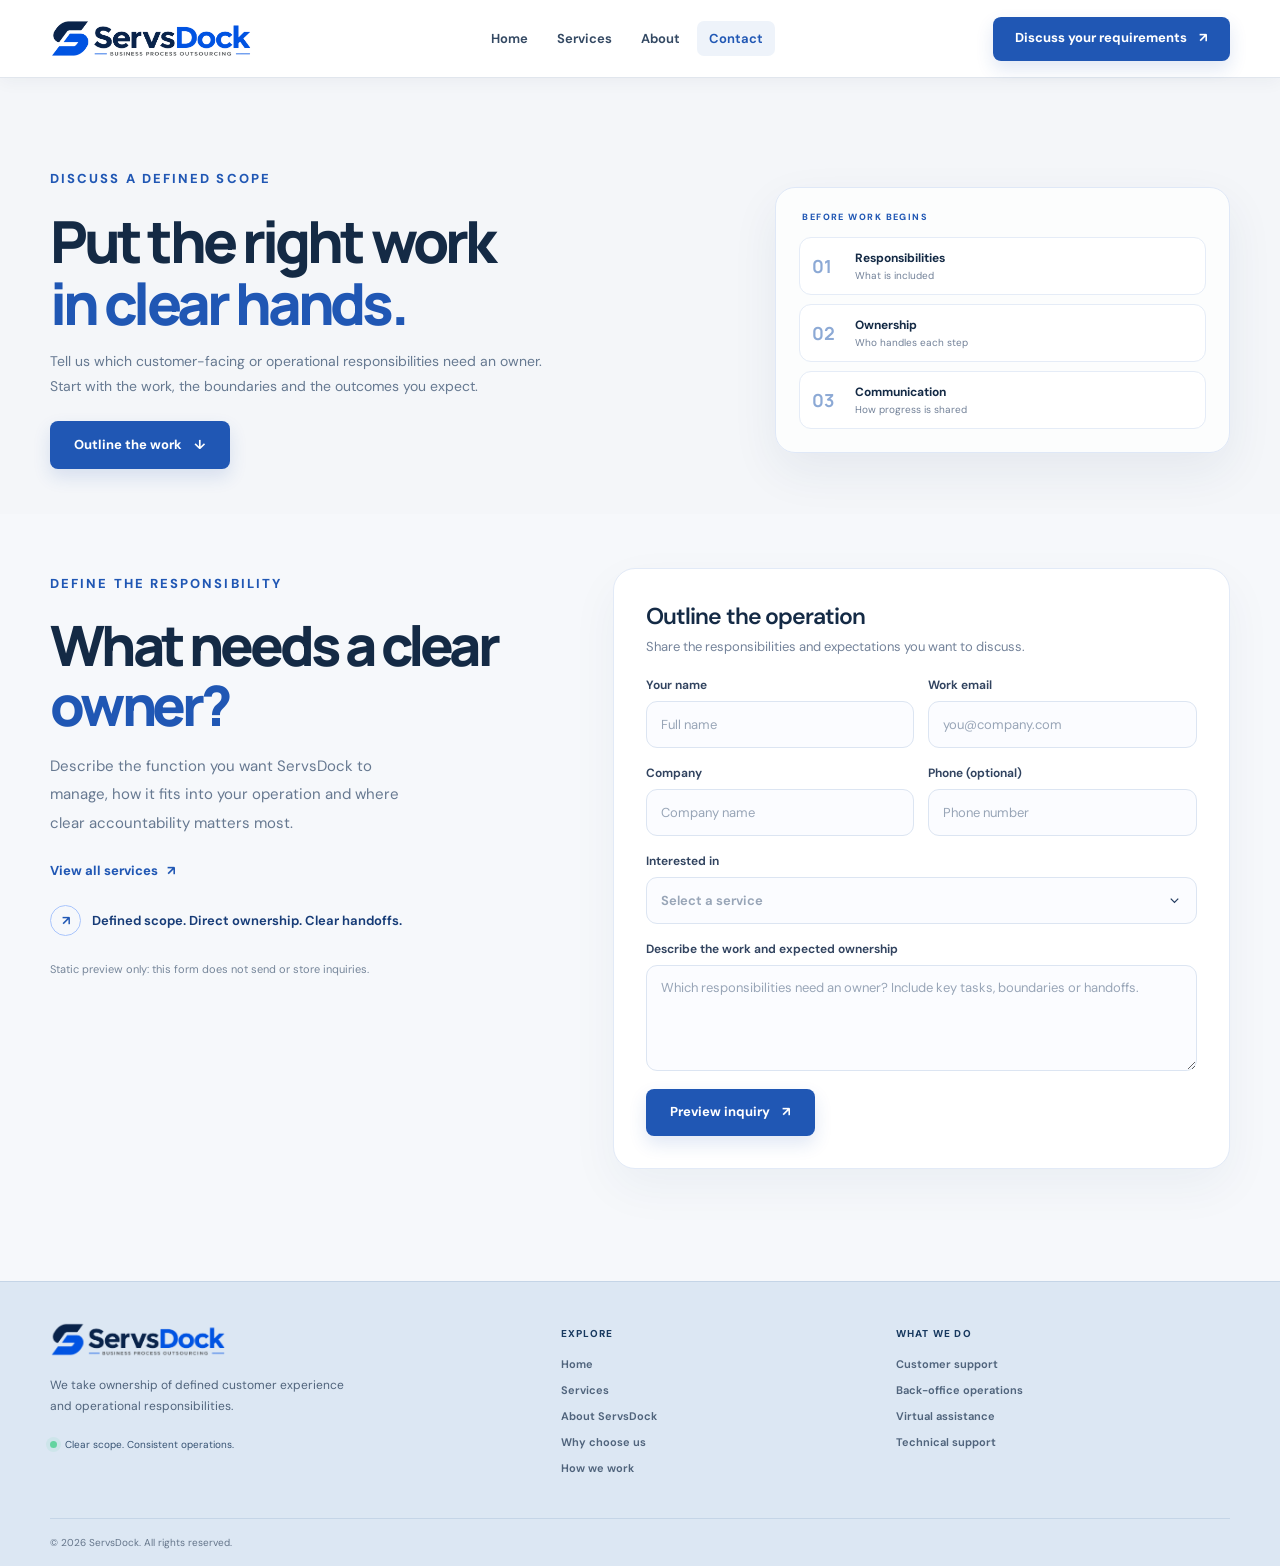
<file: contact.html>
<!doctype html>
<html lang="en">
  <head>
    <meta charset="UTF-8" />
    <meta name="viewport" content="width=device-width, initial-scale=1.0" />
    <meta name="description" content="Prepare to scope customer support or operational work with ServsDock. Identify the responsibilities, workflows and outcomes to be agreed." />
    <meta property="og:type" content="website" />
    <meta property="og:site_name" content="ServsDock" />
    <meta property="og:url" content="https://servsdock.com/contact" />
    <meta property="og:title" content="Contact ServsDock | Discuss Your Operations" />
    <meta property="og:description" content="Review the responsibilities, workflows and outcomes to define when scoping customer support or operational work with ServsDock." />
    <meta name="twitter:card" content="summary" />
    <meta name="twitter:title" content="Contact ServsDock | Discuss Your Operations" />
    <meta name="twitter:description" content="Review the responsibilities, workflows and outcomes to define when scoping customer support or operational work with ServsDock." />
    <meta name="theme-color" content="#f4f6f9" />
    <link rel="canonical" href="https://servsdock.com/contact" />
    <link rel="stylesheet" href="src/style.css" />
    <title>Contact ServsDock | Discuss Your Operations</title>
    <link rel="icon" type="image/png" href="public/favicon-192.png" sizes="192x192" />
  </head>
  <body>
    <header class="site-header"><div class="container header-inner">
      <a class="brand" href="index.html" aria-label="ServsDock home"><img class="brand-logo" src="public/servsdock-logo-hd.png" alt="ServsDock, Business Process Outsourcing" width="202" height="40" /></a>
      <button class="menu-toggle" type="button" aria-label="Open navigation" aria-expanded="false" aria-controls="primary-navigation" data-menu-toggle><span></span><span></span></button>
      <nav class="site-nav" id="primary-navigation" data-navigation aria-label="Main navigation"><a href="index.html">Home</a><a href="services.html">Services</a><a href="about.html">About</a><a href="contact.html" aria-current="page">Contact</a></nav>
      <a class="button button-primary header-cta" href="#contact">Discuss your requirements <span aria-hidden="true">↗</span></a>
    </div></header>
    <main>
      <section class="contact-page-intro"><div class="container contact-intro-grid">
        <div data-reveal><p class="eyebrow">DISCUSS A DEFINED SCOPE</p><h1>Put the right work<br /><span>in clear hands.</span></h1><p>Tell us which customer-facing or operational responsibilities need an owner. Start with the work, the boundaries and the outcomes you expect.</p><a class="button button-primary" href="#contact">Outline the work <span aria-hidden="true">↓</span></a></div>
        <aside class="contact-intro-aside" data-reveal aria-label="What we define together"><span>BEFORE WORK BEGINS</span><div><b>01</b><strong>Responsibilities</strong><small>What is included</small></div><div><b>02</b><strong>Ownership</strong><small>Who handles each step</small></div><div><b>03</b><strong>Communication</strong><small>How progress is shared</small></div></aside>
      </div></section>
      <section class="section contact-section contact-page-section" id="contact"><div class="container contact-grid">
        <div class="contact-copy" data-reveal><p class="eyebrow">DEFINE THE RESPONSIBILITY</p><h2>What needs a clear<br /><span>owner?</span></h2><p>Describe the function you want ServsDock to manage, how it fits into your operation and where clear accountability matters most.</p><a class="text-link contact-services-link" href="services.html">View all services <span aria-hidden="true">↗</span></a><div class="contact-promise"><span aria-hidden="true">↗</span> Defined scope. Direct ownership. Clear handoffs.</div><p class="demo-notice">Static preview only: this form does not send or store inquiries.</p></div>
        <form class="contact-form" data-contact-form data-reveal><div class="form-heading"><h3>Outline the operation</h3><p>Share the responsibilities and expectations you want to discuss.</p></div>
          <div class="form-fields">
            <label>Your name<input name="name" type="text" placeholder="Full name" autocomplete="name" required minlength="2" /></label>
            <label>Work email<input name="email" type="email" placeholder="you@company.com" autocomplete="email" required /></label>
            <label>Company<input name="company" type="text" placeholder="Company name" autocomplete="organization" required /></label>
            <label>Phone (optional)<input name="phone" type="tel" placeholder="Phone number" autocomplete="tel" inputmode="tel" /></label>
            <label class="form-service">Interested in<select name="service" required><option value="" selected disabled>Select a service</option><option value="Customer support">Customer support</option><option value="Back-office operations">Back-office operations</option><option value="Virtual assistance">Virtual assistance</option><option value="Technical support">Technical support</option><option value="Not sure yet">Not sure yet</option></select></label>
            <label class="form-message">Describe the work and expected ownership<textarea name="message" rows="4" placeholder="Which responsibilities need an owner? Include key tasks, boundaries or handoffs." required minlength="10"></textarea></label>
          </div>
          <button class="button button-primary form-submit" type="submit">Preview inquiry <span aria-hidden="true">↗</span></button>
          <p class="form-feedback" role="status" aria-live="polite" data-form-feedback></p>
        </form>
      </div></section>
    </main>
    <footer class="site-footer">
      <div class="container footer-main footer-main-contact">
        <div class="footer-brand-block"><a class="footer-brand" href="index.html" aria-label="ServsDock home"><img class="footer-logo" src="public/servsdock-logo-hd.png" alt="ServsDock" width="202" height="40" /></a><p>We take ownership of defined customer experience and operational responsibilities.</p><span class="footer-promise"><i aria-hidden="true"></i> Clear scope. Consistent operations.</span></div>
        <div class="footer-nav-group"><span class="footer-column-title">Explore</span><nav class="footer-links" aria-label="Explore navigation"><a href="index.html">Home</a><a href="services.html">Services</a><a href="about.html">About ServsDock</a><a href="index.html#why-us">Why choose us</a><a href="index.html#how-we-work">How we work</a></nav></div>
        <div class="footer-nav-group"><span class="footer-column-title">What we do</span><nav class="footer-links" aria-label="Services navigation"><a href="services.html#customer-support">Customer support</a><a href="services.html#back-office">Back-office operations</a><a href="services.html#virtual-assistance">Virtual assistance</a><a href="services.html#technical-support">Technical support</a></nav></div>
      </div>
      <div class="container footer-bottom"><span>&#169; <span data-year></span> ServsDock. All rights reserved.</span></div>
    </footer>
    <script src="src/main.js" defer></script>
  </body>
</html>
</file>
<file: src/style.css>
@import url("https://fonts.googleapis.com/css2?family=DM+Sans:wght@400;450;500;550;600;650;700;750;800&family=Manrope:wght@400;500;600;650;700;750;800&display=swap");

:root {
  font-family: "DM Sans", sans-serif;
  color: #142a45;
  background: #fff;
  font-synthesis: none;
  text-rendering: optimizeLegibility;
  -webkit-font-smoothing: antialiased;
  -moz-osx-font-smoothing: grayscale;
  font-optical-sizing: auto;
  font-weight: 400;
  --navy: #142a45;
  --navy-deep: #0b1d35;
  --blue: #2057b4;
  --blue-hover: #19478f;
  --blue-soft: #eef3fa;
  --pale: #f4f6f9;
  --muted: #5e6d80;
  --line: #e1e6ed;
  --container: 1180px;
}

* { box-sizing: border-box; }
html { scroll-behavior: smooth; scroll-padding-top: 86px; }
body { margin: 0; min-width: 360px; }
body, button, input, select, textarea { font-family: "DM Sans", sans-serif; }
button, a, input, select, textarea { -webkit-tap-highlight-color: transparent; }
button, select { font: inherit; }
a { color: inherit; text-decoration: none; }
img { display: block; max-width: 100%; }
::selection { color: #fff; background: var(--blue); }
.container { width: min(var(--container), calc(100% - 64px)); margin-inline: auto; }
.sr-only { position: absolute; width: 1px; height: 1px; padding: 0; margin: -1px; overflow: hidden; clip: rect(0,0,0,0); white-space: nowrap; border: 0; }
.eyebrow { margin: 0 0 22px; color: var(--blue); font-size: 13px; font-weight: 800; letter-spacing: .16em; line-height: 1.35; text-transform: uppercase; }
.section { padding-block: 112px; }

.site-header { position: sticky; z-index: 20; top: 0; height: 78px; border-bottom: 1px solid var(--line); background: rgba(255,255,255,.97); box-shadow: 0 4px 16px rgba(20,42,69,.045); }
.header-inner { display: flex; height: 100%; align-items: center; justify-content: space-between; gap: 30px; }
.brand { display: inline-flex; min-width: 210px; align-items: center; }
.brand-logo { width: 202px; height: auto; object-fit: contain; }
.site-nav { display: flex; height: 100%; align-items: center; gap: 5px; }
.site-nav a { padding: 9px 12px; border-radius: 7px; color: #344963; font-size: 13px; font-weight: 650; transition: color .2s ease, background-color .2s ease; }
.site-nav a:hover,.site-nav a[aria-current="page"] { color: var(--blue); background: var(--blue-soft); }
.site-nav a:focus-visible,.footer-links a:focus-visible,.button:focus-visible,.text-link:focus-visible,.menu-toggle:focus-visible { outline: 3px solid rgba(32,87,180,.35); outline-offset: 3px; }
.footer-links a { font-size: 13px; font-weight: 650; transition: color .2s ease; }
.footer-links a:hover { color: var(--blue); }
.button { display: inline-flex; min-height: 48px; align-items: center; justify-content: center; gap: 12px; padding: 0 23px; border: 1px solid transparent; border-radius: 8px; font-size: 13px; font-weight: 750; line-height: 1.3; transition: background .2s ease, color .2s ease, transform .2s ease, box-shadow .2s ease; }
.button:hover { transform: translateY(-2px); }
.button-primary { color: white; background: var(--blue); box-shadow: 0 8px 18px rgba(32,87,180,.14); }
.button-primary:hover { background: var(--blue-hover); box-shadow: 0 10px 22px rgba(32,87,180,.18); }
.button-outline { border-color: var(--blue); color: var(--blue); background: white; }
.button-outline:hover { color: white; background: var(--blue); }
.header-cta { min-height: 44px; padding-inline: 21px; }
.menu-toggle { display: none; }

.hero { position: relative; min-height: 640px; overflow: hidden; background: #f4f6f9; }
.hero-photo { position: absolute; inset: 20px max(calc((100vw - var(--container))/2),24px) 20px 51%; overflow: hidden; border-radius: 26px; box-shadow: 0 24px 60px rgba(11,32,69,.15); }
.hero-photo::after { position: absolute; inset: 0; background: linear-gradient(0deg,rgba(7,26,55,.5),transparent 42%); content: ""; }
.hero-photo img { width: 100%; height: 100%; object-fit: cover; object-position: center; }
.hero-image-note { position: absolute; z-index: 1; bottom: 25px; left: 25px; display: grid; gap: 7px; padding: 15px 19px; border: 1px solid rgba(255,255,255,.3); border-radius: 14px; color: white; background: rgba(8,27,55,.52); backdrop-filter: blur(12px); }
.hero-image-note > span { color: #b9d1ff; font-size: 9px; font-weight: 800; letter-spacing: .16em; }
.hero-image-note strong { font-family: Manrope,sans-serif; font-size: 17px; line-height: 1.3; }
.hero-inner { position: relative; z-index: 1; display: flex; min-height: inherit; align-items: center; }
.hero-copy { max-width: 610px; padding-block: 64px; }
.eyebrow-pill { display: inline-flex; align-items: center; gap: 9px; margin: 0 0 25px; padding: 10px 16px; border: 1px solid #e1e6ed; border-radius: 7px; color: #29415f; background: #fff; font-size: 12px; font-weight: 650; }
.eyebrow-pill > span { width: 8px; height: 8px; border-radius: 50%; background: var(--blue); box-shadow: 0 0 0 4px rgba(32,87,180,.1); }
h1,h2,h3,p { text-wrap: pretty; }
.hero h1,.section-heading h2,.about-copy h2,.why-intro h2,.work-heading h2,.contact-copy h2 { margin: 0; font-family: Manrope, sans-serif; font-size: clamp(44px, 5.2vw, 69px); font-weight: 800; letter-spacing: -.067em; line-height: 1.08; }
.hero h1 > span,.section-heading h2 > span,.about-copy h2 > span,.contact-copy h2 > span { color: var(--blue); }
.hero-description { margin: 20px 0 25px; color: #5e6f86; font-size: 16px; line-height: 1.85; }
.hero-actions { display: flex; flex-wrap: wrap; gap: 12px; }
.hero-actions .button { min-height: 47px; }
.hero-footnote { display: flex; align-items: center; gap: 9px; margin: 28px 0 0; color: #536681; font-size: 12px; font-weight: 550; }
.hero-footnote-dot { width: 7px; height: 7px; border-radius: 50%; background: #34b888; }
.hero-scroll { position: absolute; z-index: 2; right: 4.1%; bottom: 31px; display: grid; width: 36px; height: 54px; place-items: start center; padding-top: 9px; border: 1px solid rgba(255,255,255,.75); border-radius: 20px; }
.hero-scroll span { width: 3px; height: 10px; border-radius: 3px; background: white; animation: scroll-pulse 1.5s ease-in-out infinite; }
@keyframes scroll-pulse { 50% { transform: translateY(8px); opacity: .35; } }

.service-ribbon { position: relative; z-index: 2; display: grid; grid-template-columns: repeat(4,1fr); margin-top: -1px; padding: 21px 24px; border: 1px solid var(--line); border-radius: 0 0 14px 14px; background: #fff; box-shadow: 0 10px 24px rgba(26,49,82,.04); }
.service-ribbon a { display: flex; min-height: 41px; align-items: center; gap: 12px; padding-inline: 16px; border-right: 1px solid var(--line); font-size: 13px; font-weight: 700; transition: color .2s ease; }
.service-ribbon a:last-child { border-right: 0; }
.service-ribbon a:hover { color: var(--blue); }
.service-icon,.service-card-icon { display: grid; flex: 0 0 auto; place-items: center; border-radius: 10px; color: var(--blue); background: var(--blue-soft); font-family: "DM Sans", sans-serif; font-size: 22px; font-weight: 650; }
.service-icon { width: 40px; height: 40px; }
.service-icon svg,.service-card-icon svg { width: 23px; height: 23px; fill: none; stroke: currentColor; stroke-linecap: round; stroke-linejoin: round; stroke-width: 1.8; }

.services-section { padding-top: 120px; background: var(--pale); }
.section-heading-split { display: flex; align-items: end; justify-content: space-between; gap: 50px; margin-bottom: 40px; }
.section-heading h2,.about-copy h2,.why-intro h2,.contact-copy h2 { font-size: clamp(40px, 4.35vw, 56px); }
.section-heading-split > p { max-width: 355px; margin: 0 0 8px; color: var(--muted); font-size: 15px; line-height: 1.85; }
.services-grid { display: grid; grid-template-columns: repeat(4,minmax(0,1fr)); gap: 17px; }
.service-card { position: relative; min-height: 252px; padding: 25px 22px 22px; border: 1px solid #dce3eb; border-radius: 12px; background: #fff; transition: transform .2s ease, border-color .2s ease, box-shadow .2s ease; scroll-margin-top: 104px; }
.service-card[data-reveal]:hover,.service-card[data-reveal]:focus-within { transform: translateY(-2px); border-color: #9eb4d1; box-shadow: 0 9px 20px rgba(23,47,78,.08); }
.service-card-icon { width: 45px; height: 45px; margin-bottom: 24px; border-radius: 10px; font-size: 22px; transition: color .2s ease, background-color .2s ease, transform .2s ease; }
.service-card[data-reveal]:hover .service-card-icon,.service-card[data-reveal]:focus-within .service-card-icon { transform: translateY(-1px); color: #fff; background: var(--blue); }
.card-number { position: absolute; top: 31px; right: 23px; color: #a4b9d8; font-size: 12px; }
.service-card h3 { margin: 0 0 10px; font-size: 17px; font-weight: 700; letter-spacing: -.025em; }
.service-card p { margin: 0; color: var(--muted); font-size: 13px; line-height: 1.8; }
.text-link { display: inline-flex; align-items: center; gap: 9px; color: var(--blue); font-size: 13px; font-weight: 750; }
.service-card .text-link { margin-top: 18px; font-size: 12px; }
.text-link:hover span { transform: translate(2px,-2px); }
.text-link span { display: inline-block; transition: transform .18s ease; }
.services-cta { display: flex; justify-content: center; margin-top: 34px; }

.about-section { background: #fff; }
.about-grid { display: grid; grid-template-columns: minmax(0,1fr) minmax(0,.92fr); align-items: center; gap: clamp(54px,8vw,102px); }
.about-image-wrap { position: relative; min-height: 395px; }
.about-image { width: 100%; height: 395px; border-radius: 24px; object-fit: cover; object-position: center; box-shadow: 0 28px 48px rgba(26,40,67,.12); }
.image-note { position: absolute; right: -17px; bottom: 28px; display: flex; align-items: center; gap: 11px; padding: 17px 19px; border: 1px solid rgba(236,241,249,.95); border-radius: 14px; background: #fff; box-shadow: 0 12px 30px rgba(19,40,70,.09); font-size: 13px; font-weight: 800; }
.image-note span { color: var(--blue); font-size: 20px; }
.image-index { position: absolute; bottom: 19px; left: 20px; color: white; font-size: 9px; font-weight: 750; letter-spacing: .16em; text-shadow: 0 2px 6px rgba(0,0,0,.4); }
.about-copy > p:not(.eyebrow) { margin: 16px 0; color: #61728a; font-size: 14px; line-height: 1.9; }
.about-copy .text-link { margin-top: 7px; }

.why-section { padding-block: 112px; }
.why-grid { display: grid; grid-template-columns: .95fr 1.05fr; gap: 90px; }
.why-intro > p:last-child { max-width: 425px; margin: 19px 0 0; color: #687a92; font-size: 14px; line-height: 1.9; }
.why-intro h2 { font-size: clamp(41px,4.2vw,55px); }
.why-list { margin-top: -10px; }
.why-item { display: grid; grid-template-columns: 31px 1fr; gap: 17px; padding: 24px 0; border-bottom: 1px solid var(--line); }
.why-item:first-child { padding-top: 0; }
.why-item:last-child { border-bottom: 0; }
.why-icon { display: grid; width: 29px; height: 29px; place-items: center; border: 2px solid #9db4d4; border-radius: 50%; color: var(--blue); font-size: 17px; font-weight: 800; }
.why-item h3 { margin: 1px 0 8px; font-size: 17px; font-weight: 550; letter-spacing: -.02em; }
.why-item p { margin: 0; color: #708097; font-size: 13px; line-height: 1.8; }

.home-difference { background: var(--pale); }
.home-difference-grid { display: grid; grid-template-columns: .9fr 1.1fr; align-items: center; gap: clamp(42px,7vw,92px); }
.home-difference-copy { padding: 32px 36px; border: 1px solid var(--line); border-radius: 14px; background: #fff; box-shadow: 0 8px 22px rgba(26,49,82,.035); }
.home-difference-copy p { margin: 0; color: #64758e; font-size: 14px; line-height: 1.9; }
.home-difference-copy p + p { margin-top: 14px; }
.home-difference-tags { display: flex; flex-wrap: wrap; gap: 8px; margin-top: 22px; }
.home-difference-tags span { padding: 8px 11px; border: 1px solid #dfe8f8; border-radius: 999px; color: #23416f; background: #f7f9ff; font-size: 11px; font-weight: 700; }

.work-section { position: relative; overflow: hidden; color: #fff; background: #142d4e; }
.work-section .container { position: relative; z-index: 1; }
.work-heading { margin-bottom: 54px; text-align: center; }
.eyebrow-light { color: #83b6ff; }
.work-heading h2 { font-size: clamp(38px,4.5vw,58px); letter-spacing: -.05em; }
.work-heading > p:not(.eyebrow) { max-width: 700px; margin: 16px auto 0; color: #d3def0; font-size: 14px; line-height: 1.85; }
.steps-grid { display: grid; grid-template-columns: repeat(3,minmax(0,1fr)); gap: 27px; }
.home-approach .steps-grid { grid-template-columns: repeat(4,minmax(0,1fr)); gap: 21px; }
.step { padding-top: 24px; border-top: 1px solid rgba(180,208,255,.38); }
.step > span { color: #8dbaff; font-family: Manrope,sans-serif; font-size: 25px; font-weight: 800; }
.step h3 { margin: 23px 0 10px; font-size: 19px; font-weight: 600; }
.step p { max-width: 310px; margin: 0; color: #d3def0; font-size: 13px; line-height: 1.9; }
.home-approach .step h3 { min-height: 2.4em; font-size: 16px; }
.home-approach .step p { font-size: 12px; }
.work-cta { margin-top: 37px; text-align: center; }
.button-light { color: var(--navy); background: #fff; }
.button-light:hover { color: var(--blue); background: #eef4ff; }

.contact-section { background: #f6f8fb; }
.contact-services-link { margin-top: 8px; }
.contact-grid { display: grid; grid-template-columns: .88fr 1.12fr; align-items: start; gap: 78px; }
.contact-copy { padding-top: 7px; }
.contact-copy > p:not(.eyebrow,.demo-notice) { max-width: 380px; margin: 17px 0; color: #677991; font-size: 15px; line-height: 1.9; }
.contact-promise { display: flex; align-items: center; gap: 11px; margin-top: 25px; color: #173c77; font-size: 13px; font-weight: 650; }
.contact-promise > span { display: grid; width: 31px; height: 31px; place-items: center; border: 1px solid #a9c5fc; border-radius: 50%; color: var(--blue); }
.demo-notice { margin-top: 24px; color: #76869a; font-size: 11px; line-height: 1.7; }
.contact-form { padding: 32px; border: 1px solid #e2eaf7; border-radius: 22px; background: #fff; box-shadow: 0 18px 48px rgba(26,54,94,.05); }
.form-heading h3 { margin: 0; font-size: 23px; font-weight: 600; letter-spacing: -.045em; }
.form-heading p { margin: 7px 0 22px; color: #74839a; font-size: 13px; }
.form-fields { display: grid; grid-template-columns: repeat(2,minmax(0,1fr)); gap: 17px 14px; }
.form-fields label { display: flex; min-width: 0; flex-direction: column; gap: 8px; color: #31435f; font-size: 12px; font-weight: 650; }
.form-fields input,.form-fields select,.form-fields textarea { width: 100%; min-height: 47px; padding: 0 14px; border: 1px solid #dce5f2; border-radius: 11px; outline: none; color: var(--navy); background: #fbfcff; font-size: 13px; transition: border-color .18s ease, box-shadow .18s ease; }
.form-fields input:focus,.form-fields select:focus,.form-fields textarea:focus { border-color: #7e9bc5; box-shadow: 0 0 0 3px rgba(32,87,180,.1); }
.form-fields input::placeholder,.form-fields textarea::placeholder { color: #98a5b7; }
.form-fields select { appearance: none; background-image: url("data:image/svg+xml,%3Csvg xmlns='http://www.w3.org/2000/svg' width='15' height='15' viewBox='0 0 24 24' fill='none' stroke='%23243c60' stroke-width='2'%3E%3Cpath d='m6 9 6 6 6-6'/%3E%3C/svg%3E"); background-repeat: no-repeat; background-position: right 14px center; }
.form-fields select:invalid { color: #98a5b7; }
.form-fields textarea { min-height: 106px; padding: 13px 14px; resize: vertical; }
.form-fields .form-service,.form-fields .form-message { grid-column: 1/-1; }
.form-submit { min-height: 47px; margin-top: 18px; }
.form-feedback { display: none; margin: 12px 0 0; padding: 11px 13px; border-radius: 9px; color: #225c3e; background: #ebf9f1; font-size: 12px; line-height: 1.55; }
.form-feedback.is-visible { display: block; }

.site-footer { position: relative; overflow: hidden; padding-top: 40px; border-top: 1px solid #c5d5e7; color: #344a64; background: #dce7f3; }
.footer-column-title { margin: 0 0 10px; color: #18395f; font-size: 10px; font-weight: 800; letter-spacing: .16em; text-transform: uppercase; }
.footer-main { display: grid; grid-template-columns: 1.25fr .75fr .9fr 1.15fr; gap: 36px; padding-bottom: 43px; }
.footer-brand { display: inline-flex; margin-bottom: 18px; }
.footer-logo { display: block; width: 176px; height: auto; }
.footer-brand-block > p { max-width: 310px; margin: 0 0 14px; color: #50647c; font-size: 12px; line-height: 1.8; }
.footer-promise { display: inline-flex; align-items: center; gap: 8px; color: #365272; font-size: 10px; }
.footer-promise i { width: 7px; height: 7px; border-radius: 50%; background: #63d4a0; box-shadow: 0 0 0 4px rgba(99,212,160,.12); }
.footer-nav-group { padding-top: 5px; }
.footer-column-title { display: block; margin-bottom: 17px; color: #18395f; font-size: 10px; letter-spacing: .12em; }
.footer-links { display: grid; justify-content: start; gap: 12px; }
.footer-links a { width: fit-content; color: #50647c; font-size: 11px; transition: color .2s ease,transform .2s ease; }
.footer-links a:hover { color: var(--blue); transform: translateX(3px); }
.footer-contact { padding: 18px; border: 1px solid #d5dfeb; border-radius: 12px; background: rgba(255,255,255,.55); }
.footer-contact .footer-column-title { margin-bottom: 10px; }
.footer-contact > p { margin: 0 0 15px; color: #50647c; font-size: 12px; line-height: 1.65; }
.footer-contact-button { min-height: 40px; padding-inline: 14px; font-size: 11px; }
.footer-main-contact { grid-template-columns: 1.35fr .85fr .95fr; }
.footer-bottom { display: flex; justify-content: space-between; gap: 20px; padding-block: 17px; border-top: 1px solid #c5d5e7; color: #64758a; font-size: 10px; }

.inner-page-hero { position: relative; display: flex; min-height: 490px; align-items: center; overflow: hidden; background: #f4f6f9; }
.inner-page-hero-content { position: relative; z-index: 1; width: min(var(--container),calc(100% - 64px)); margin-inline: auto; padding-block: 73px; }
.inner-page-hero-content > * { max-width: 530px; }
.inner-page-hero-media { position: absolute; top: 24px; right: max(calc((100vw - var(--container))/2),24px); bottom: 24px; width: min(43%,600px); overflow: hidden; border-radius: 25px; box-shadow: 0 24px 60px rgba(11,32,69,.14); }
.inner-page-hero-media::after { position: absolute; inset: 0; background: linear-gradient(0deg,rgba(7,26,55,.53),transparent 48%); content: ""; }
.inner-page-hero-media img { width: 100%; height: 100%; object-fit: cover; object-position: center; }
.inner-hero-label { position: absolute; z-index: 1; bottom: 24px; left: 24px; display: grid; gap: 7px; padding: 16px 19px; border: 1px solid rgba(255,255,255,.32); border-radius: 14px; color: white; background: rgba(8,27,55,.52); backdrop-filter: blur(12px); }
.inner-hero-label span { color: #c8d9ff; font-size: 9px; font-weight: 800; letter-spacing: .15em; }
.inner-hero-label strong { font-family: Manrope,sans-serif; font-size: 18px; line-height: 1.3; }
.inner-page-hero-about { min-height: 490px; }
.inner-page-hero-about .inner-page-hero-content { margin-left: max(calc((100vw - var(--container))/2),32px); }
.about-hero-visual { position: absolute; z-index: 1; top: 50%; right: max(calc((100vw - var(--container))/2),24px); display: grid; width: min(41%,520px); gap: 10px; padding: 26px; transform: translateY(-50%); border: 1px solid #e1e6ed; border-radius: 16px; background: #fff; box-shadow: 0 12px 30px rgba(23,47,78,.08); }
.about-hero-visual > p { margin: 0 0 6px; color: var(--blue); font-size: 10px; font-weight: 800; letter-spacing: .15em; }
.about-hero-visual > div { display: flex; align-items: center; gap: 14px; padding: 14px; border: 1px solid #e7ebf1; border-radius: 9px; background: #fbfcfd; }
.about-hero-visual > div > span { color: #8ca9d5; font-family: Manrope,sans-serif; font-size: 18px; font-weight: 800; }
.about-hero-visual strong { color: var(--navy); font-size: 14px; }
.about-hero-foot { margin-top: 7px; color: #677991; font-size: 12px; }
.inner-page-hero h1,.contact-page-intro h1 { margin: 0; font-family: Manrope,sans-serif; font-size: clamp(48px,6.1vw,70px); font-weight: 800; letter-spacing: -.067em; line-height: 1.07; }
.inner-page-hero h1 span,.contact-page-intro h1 span { color: var(--blue); }
.inner-page-hero-content > p:not(.eyebrow) { max-width: 470px; margin: 18px 0 23px; color: #64758e; font-size: 15px; line-height: 1.85; }
.inner-page-hero .button { min-height: 46px; }
.services-grid-page .service-card { min-height: 285px; }
.services-grid-page .service-card p { line-height: 1.85; }
.closing-banner h2 { margin: 0; font-family: Manrope,sans-serif; font-size: clamp(28px,3.2vw,40px); font-weight: 800; letter-spacing: -.055em; line-height: 1.15; }
.service-points { display: grid; gap: 8px; margin: 17px 0 20px; padding: 0; color: #62748c; font-size: 11px; list-style: none; }
.service-points li { position: relative; padding-left: 17px; line-height: 1.5; }
.service-points li::before { position: absolute; top: .48em; left: 0; width: 7px; height: 7px; border: 2px solid #94afd1; border-radius: 3px; content: ""; }
.services-grid-page .service-card { display: flex; flex-direction: column; align-items: flex-start; }
.services-grid-page .service-card .text-link { margin-top: auto; }
.service-steps-section { padding-block: 90px; background: var(--pale); }
.service-steps-heading { max-width: 590px; margin-bottom: 34px; }
.service-steps-heading .eyebrow { margin-bottom: 13px; }
.service-steps-heading h2 { margin: 0; font-family: Manrope,sans-serif; font-size: clamp(35px,4.2vw,51px); font-weight: 800; letter-spacing: -.06em; line-height: 1.12; }
.service-steps-heading h2 span { color: var(--blue); }
.service-steps-heading > p:last-child { max-width: 500px; margin: 13px 0 0; color: #687a91; font-size: 13px; line-height: 1.8; }
.service-steps-grid { display: grid; grid-template-columns: repeat(3,minmax(0,1fr)); gap: 15px; margin-bottom: 28px; }
.service-steps-grid article { min-height: 168px; padding: 22px; border: 1px solid var(--line); border-radius: 13px; background: #fff; transition: transform .22s ease, border-color .22s ease, box-shadow .22s ease; }
.service-steps-grid article[data-reveal]:hover { transform: translateY(-3px); border-color: #9eb4d1; box-shadow: 0 12px 24px rgba(23,47,78,.08); }
.service-steps-grid article > span { color: var(--blue); font-size: 11px; font-weight: 800; letter-spacing: .1em; }
.service-steps-grid h3 { margin: 18px 0 8px; font-size: 15px; }
.service-steps-grid p { margin: 0; color: #687a91; font-size: 12px; line-height: 1.75; }
.closing-banner { padding-block: 56px; color: white; background: #17365d; }
.closing-banner-inner { display: flex; align-items: center; justify-content: space-between; gap: 28px; }
.closing-banner .eyebrow { margin-bottom: 12px; }
.closing-banner h2 { font-size: clamp(27px,3.1vw,38px); }
.closing-banner .button { flex: 0 0 auto; }
.home-final-cta .closing-banner-inner > div { max-width: 720px; }
.closing-banner-copy { max-width: 690px; margin: 14px 0 0; color: #d3def0; font-size: 14px; line-height: 1.8; }
.contact-page-intro { padding-block: 70px 23px; background: var(--pale); }
.contact-intro-grid { display: grid; grid-template-columns: 1.1fr .8fr; align-items: center; gap: clamp(42px,8vw,100px); }
.contact-intro-grid > div:first-child { padding-block: 22px; }
.contact-intro-grid h1 { margin: 0; font-family: Manrope,sans-serif; font-size: clamp(43px,5vw,62px); font-weight: 800; letter-spacing: -.067em; line-height: 1.07; }
.contact-intro-grid h1 span { color: var(--blue); }
.contact-intro-grid > div:first-child > p:not(.eyebrow) { max-width: 520px; margin: 15px 0 22px; color: #667991; font-size: 14px; line-height: 1.8; }
.contact-intro-aside { display: grid; gap: 9px; padding: 23px; border: 1px solid #dfe8f7; border-radius: 20px; background: rgba(255,255,255,.76); box-shadow: 0 18px 48px rgba(30,60,106,.07); }
.contact-intro-aside > span { margin: 0 0 5px 3px; color: var(--blue); font-size: 9px; font-weight: 800; letter-spacing: .16em; }
.contact-intro-aside > div { display: grid; grid-template-columns: 32px 1fr; align-items: center; gap: 0 11px; padding: 12px; border: 1px solid #e5ecf7; border-radius: 12px; background: #fff; }
.contact-intro-aside b { grid-row: span 2; color: #8ca9d5; font-family: Manrope,sans-serif; font-size: 18px; }
.contact-intro-aside strong { color: var(--navy); font-size: 12px; }
.contact-intro-aside small { margin-top: 3px; color: #728198; font-size: 10px; }
.contact-page-intro h1 { font-size: clamp(43px,5vw,58px); }
.contact-page-section { padding-top: 54px; }

[data-reveal] { opacity: 0; transform: translateY(15px); transition: opacity .65s ease, transform .65s cubic-bezier(.2,.7,.25,1); }
[data-reveal].is-visible { opacity: 1; transform: translateY(0); }
.services-grid [data-reveal]:nth-child(2),.steps-grid [data-reveal]:nth-child(2) { transition-delay: .08s; }
.services-grid [data-reveal]:nth-child(3),.steps-grid [data-reveal]:nth-child(3) { transition-delay: .16s; }
.services-grid [data-reveal]:nth-child(4) { transition-delay: .24s; }

@media (min-width: 1440px) { :root { --container: 1230px; } .hero { min-height: 648px; } }
@media (min-width: 981px) and (max-width: 1320px) {
  .hero-photo { left: 52.5%; }
  .hero-copy { max-width: 46%; }
  .inner-page-hero-content > * { max-width: 46%; }
}
@media (max-width: 980px) {
  :root { --container: 880px; }
  .container { width: min(var(--container),calc(100% - 48px)); }
  .brand { min-width: auto; }
  .brand-logo { width: 184px; }
  .site-nav { gap: 3px; }
  .header-inner { gap: 18px; }
  .header-cta { padding-inline: 13px; font-size: 11px; }
  .hero { min-height: 600px; }
  .hero-photo { left: 53%; right: 24px; }
  .hero-copy { max-width: 49%; }
  .hero h1 { font-size: 59px; }
  .service-ribbon { grid-template-columns: repeat(2,1fr); gap: 12px 0; }
  .service-ribbon a:nth-child(2) { border-right: 0; }
  .services-grid { grid-template-columns: repeat(2,minmax(0,1fr)); }
  .service-card { min-height: 230px; }
  .about-grid { gap: 44px; }
  .about-image-wrap,.about-image { min-height: 340px; height: 340px; }
  .why-grid { gap: 50px; }
  .inner-page-hero-content { width: min(var(--container),calc(100% - 48px)); }
  .inner-page-hero-content > * { max-width: 48%; }
  .inner-page-hero-media { right: 24px; width: 43%; }
  .inner-page-hero-about .inner-page-hero-content { margin-left: 24px; }
  .about-hero-visual { right: 24px; width: 43%; padding: 18px; }
  .about-hero-visual > div { padding: 11px; }
  .contact-intro-grid { gap: 36px; }
  .home-difference-grid { grid-template-columns: 1fr; gap: 30px; }
  .home-approach .steps-grid { grid-template-columns: repeat(2,minmax(0,1fr)); }
  .contact-grid { gap: 40px; }
  .footer-main { grid-template-columns: repeat(3,minmax(0,1fr)); gap: 25px; padding-bottom: 34px; }
  .footer-main-contact { grid-template-columns: repeat(2,minmax(0,1fr)); }
  .footer-brand-block { grid-column: 1 / -1; }
  .footer-links { gap: 11px; }
  .inquiry-table th,.inquiry-table td { padding-inline: 9px; }
}

@media (max-width: 680px) {
  body { min-width: 320px; }
  .container { width: calc(100% - 40px); }
  .section { padding-block: 76px; }
  .site-header { height: 68px; }
  .brand::before { width: 38px; height: 38px; flex-basis: 38px; border-radius: 11px; }
  .brand-logo { width: 158px; }
  .menu-toggle { display: flex; width: 42px; height: 42px; flex-direction: column; align-items: center; justify-content: center; gap: 5px; border: 1px solid #e3eaf5; border-radius: 12px; background: #fff; }
  .menu-toggle > span { width: 16px; height: 2px; border-radius: 2px; background: var(--navy); transition: transform .2s ease; }
  .menu-toggle[aria-expanded="true"] > span:first-child { transform: translateY(3.5px) rotate(45deg); }
  .menu-toggle[aria-expanded="true"] > span:last-child { transform: translateY(-3.5px) rotate(-45deg); }
  .header-cta { display: none; }
  .header-inner { position: relative; gap: 10px; }
  .site-nav { position: absolute; top: 59px; right: -20px; left: -20px; display: none; height: auto; align-items: stretch; gap: 0; padding: 8px 20px 17px; border-bottom: 1px solid var(--line); background: #fff; box-shadow: 0 16px 22px rgba(20,40,70,.07); }
  .site-nav.is-open { display: flex; flex-direction: column; }
  .site-nav a { padding: 12px 8px; border-radius: 0; border-bottom: 1px solid #f1f3f7; font-size: 14px; }
  .site-nav a:hover,.site-nav a[aria-current="page"] { color: var(--blue); background: var(--blue-soft); }
  .site-nav a:last-child { border: 0; }
  .hero { min-height: 0; padding-bottom: 0; }
  .hero-photo { position: relative; inset: auto; width: calc(100% - 32px); height: 245px; margin: 14px auto 0; border-radius: 20px; }
  .hero-image-note { bottom: 14px; left: 14px; padding: 11px 14px; }
  .hero-image-note strong { font-size: 15px; }
  .hero-inner { min-height: 0; }
  .hero-copy { max-width: 100%; padding-block: 44px 26px; }
  .eyebrow-pill { margin-bottom: 19px; padding: 9px 12px; font-size: 10px; }
  .hero h1 { font-size: clamp(42px,11vw,57px); }
  .hero-description { margin-block: 16px 20px; font-size: 13px; }
  .desktop-break { display: none; }
  .hero-actions .button { min-height: 43px; padding-inline: 17px; font-size: 12px; }
  .hero-footnote { margin-top: 21px; font-size: 10px; }
  .hero-scroll { display: none; }
  .service-ribbon { width: calc(100% - 40px); grid-template-columns: 1fr 1fr; gap: 0; margin-top: 0; padding: 7px; border-radius: 14px; }
  .service-ribbon a { gap: 8px; padding: 10px 7px; border-right: 1px solid var(--line); font-size: 10px; }
  .service-ribbon a:nth-child(2) { border-right: 0; }
  .service-ribbon a:nth-child(1),.service-ribbon a:nth-child(2) { border-bottom: 1px solid var(--line); }
  .service-icon { width: 33px; height: 33px; border-radius: 10px; font-size: 18px; }
  .services-section { padding-top: 78px; }
  .section-heading-split { display: block; margin-bottom: 27px; }
  .eyebrow { margin-bottom: 16px; font-size: 11px; }
  .section-heading h2,.about-copy h2,.contact-copy h2 { font-size: clamp(38px,10vw,49px); }
  .section-heading-split > p { margin: 12px 0 0; font-size: 13px; }
  .services-grid { grid-template-columns: 1fr; gap: 11px; }
  .service-card { min-height: 0; padding: 18px; }
  .service-card-icon { width: 42px; height: 42px; margin-bottom: 19px; }
  .card-number { top: 25px; right: 19px; }
  .service-card h3 { font-size: 16px; }
  .service-card p { font-size: 12px; }
  .service-card .text-link { margin-top: 12px; }
  .services-cta { margin-top: 25px; }
  .about-grid { grid-template-columns: 1fr; gap: 39px; }
  .about-image-wrap,.about-image { min-height: 258px; height: 258px; }
  .about-image { border-radius: 17px; }
  .image-note { right: -7px; bottom: 17px; padding: 12px 13px; font-size: 11px; }
  .image-index { bottom: 14px; left: 13px; font-size: 8px; }
  .about-copy > p:not(.eyebrow) { font-size: 13px; }
  .why-grid { grid-template-columns: 1fr; gap: 37px; }
  .home-difference-grid { gap: 22px; }
  .home-difference-copy { padding: 22px 20px; border-radius: 17px; }
  .home-difference-copy p { font-size: 13px; }
  .why-intro h2 { font-size: clamp(39px,10vw,49px); }
  .why-intro > p:last-child { margin-top: 13px; font-size: 13px; }
  .why-list { margin-top: 0; }
  .why-item { gap: 12px; padding-block: 19px; }
  .why-item:first-child { padding-top: 0; }
  .why-item h3 { font-size: 15px; }
  .why-item p { font-size: 12px; }
  .work-heading { margin-bottom: 35px; }
  .work-heading h2 { font-size: clamp(34px,8.5vw,45px); }
  .work-heading > p:not(.eyebrow) { margin-top: 13px; font-size: 13px; }
  .steps-grid { grid-template-columns: 1fr; gap: 23px; }
  .home-approach .steps-grid { grid-template-columns: 1fr; gap: 23px; }
  .step { padding-top: 17px; }
  .step h3 { margin-block: 14px 7px; font-size: 17px; }
  .home-approach .step h3 { min-height: 0; }
  .step p { font-size: 12px; }
  .work-cta { margin-top: 29px; }
  .button-light { min-height: 44px; padding-inline: 17px; font-size: 12px; }
  .contact-grid { grid-template-columns: 1fr; gap: 27px; }
  .contact-copy > p:not(.eyebrow,.demo-notice) { font-size: 13px; }
  .contact-promise { margin-top: 22px; font-size: 11px; }
  .demo-notice { margin-top: 15px; }
  .contact-form { padding: 22px 18px; border-radius: 17px; }
  .form-heading h3 { font-size: 20px; }
  .form-heading p { font-size: 12px; line-height: 1.6; }
  .form-fields { gap: 15px 10px; }
  .form-fields label { font-size: 10px; }
  .form-fields input,.form-fields select { min-height: 43px; padding-inline: 10px; font-size: 11px; }
  .form-fields textarea { min-height: 98px; font-size: 11px; }
  .form-submit { min-height: 44px; font-size: 12px; }
  .footer-main { grid-template-columns: 1fr 1fr; gap: 29px 18px; padding-bottom: 29px; }
  .footer-brand-block { grid-column: 1 / -1; }
  .footer-logo { width: 158px; }
  .footer-brand-block > p { max-width: 290px; margin-block: 0 10px; }
  .footer-contact { grid-column: 1 / -1; }
  .footer-column-title { margin-bottom: 13px; font-size: 9px; }
  .footer-links { gap: 10px; }
  .footer-links a { font-size: 10px; }
  .footer-bottom { flex-direction: column; gap: 7px; padding-block: 14px; font-size: 9px; }
  .footer-bottom { flex-direction: column; gap: 6px; padding-block: 13px; font-size: 9px; }
  .inner-page-hero { min-height: 0; flex-direction: column; padding-top: 14px; }
  .inner-page-hero-media { position: relative; inset: auto; order: 0; width: calc(100% - 32px); height: 220px; margin-inline: auto; border-radius: 19px; }
  .inner-hero-label { bottom: 14px; left: 14px; padding: 12px 15px; }
  .inner-page-hero-content { order: 1; width: calc(100% - 40px); margin: 0; padding-block: 42px; }
  .inner-page-hero-content > * { max-width: 100%; }
  .inner-page-hero h1,.contact-page-intro h1 { font-size: clamp(43px,11vw,57px); }
  .inner-page-hero-content > p:not(.eyebrow) { max-width: 390px; font-size: 13px; }
  .inner-page-hero-about { padding-top: 0; }
  .inner-page-hero-about .inner-page-hero-content { order: 0; width: calc(100% - 40px); margin: 0; padding-block: 48px 25px; }
  .about-hero-visual { position: relative; top: auto; right: auto; order: 1; width: calc(100% - 40px); margin: 0 auto 28px; padding: 16px; transform: none; border-radius: 18px; }
  .about-hero-visual > div { padding: 10px 12px; }
  .about-hero-visual > div > span { font-size: 16px; }
  .about-hero-visual strong { font-size: 12px; }
  .about-hero-foot { font-size: 11px; }
  .services-grid-page .service-card { min-height: 0; }
  .service-steps-section { padding-block: 62px; }
  .service-steps-heading { margin-bottom: 24px; }
  .service-steps-heading h2 { font-size: clamp(34px,9vw,43px); }
  .service-steps-grid { grid-template-columns: 1fr; gap: 10px; }
  .service-steps-grid article { min-height: 0; padding: 18px; }
  .service-steps-grid h3 { margin-top: 12px; }
  .service-points { gap: 6px; margin-block: 13px 17px; }
  .closing-banner { padding-block: 39px; }
  .closing-banner-inner { align-items: flex-start; flex-direction: column; gap: 22px; }
  .closing-banner h2 { font-size: 29px; }
  .closing-banner-copy { font-size: 13px; }
  .contact-intro-grid { grid-template-columns: 1fr; gap: 22px; }
  .contact-intro-grid > div:first-child { padding-block: 0; }
  .contact-intro-aside { padding: 16px; border-radius: 16px; }
  .contact-page-intro { padding-block: 53px 15px; }
  .contact-page-section { padding-top: 43px; }
}

@media (prefers-reduced-motion: reduce) {
  *,*::before,*::after { scroll-behavior: auto !important; animation-duration: .01ms !important; animation-iteration-count: 1 !important; transition-duration: .01ms !important; }
  [data-reveal] { opacity: 1; transform: none; }
}
</file>
